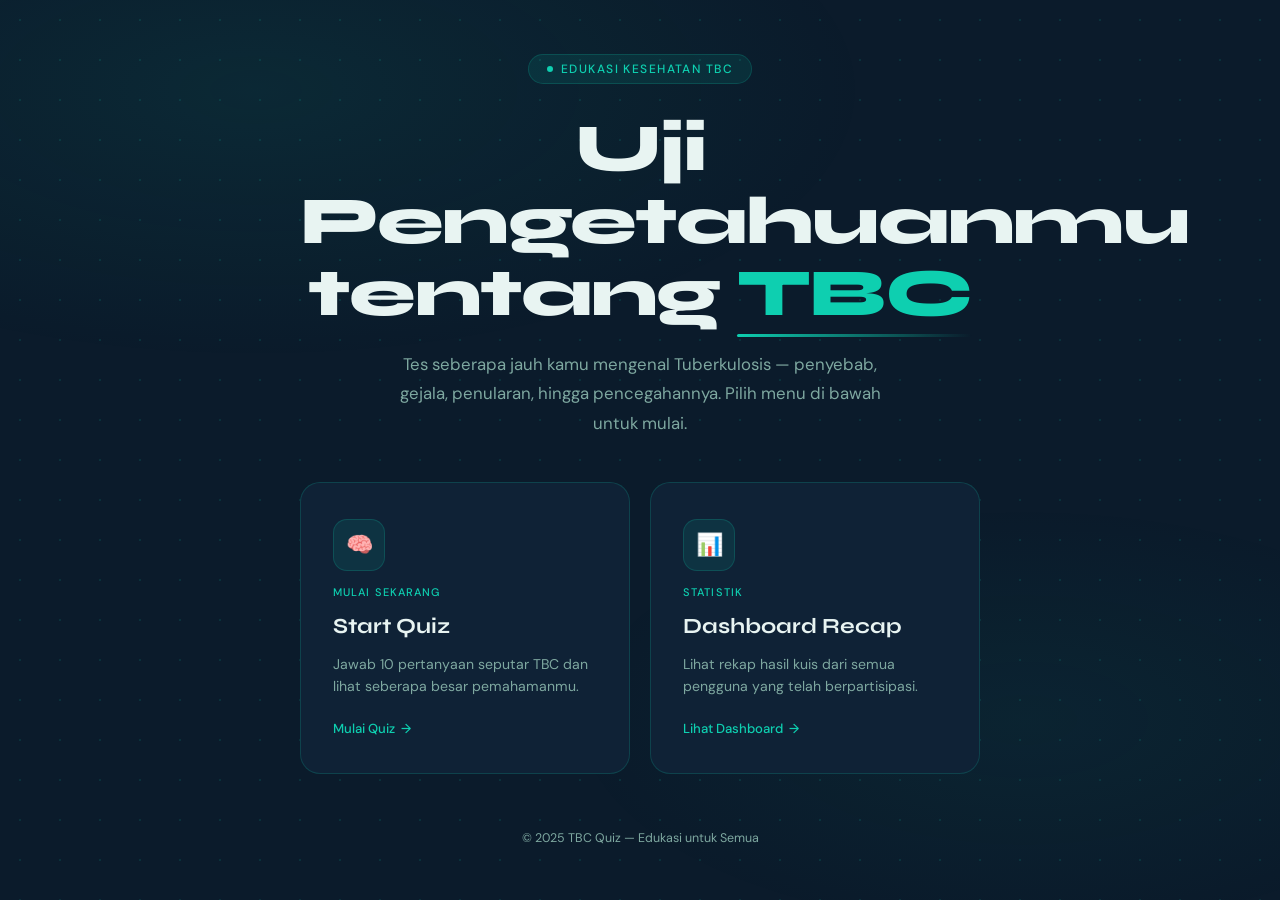
<file: main_quiz.html>
<!DOCTYPE html>
<html lang="id">
<head>
  <meta charset="UTF-8" />
  <meta name="viewport" content="width=device-width, initial-scale=1.0"/>
  <title>TBC Quiz — Beranda</title>
  <link rel="preconnect" href="https://fonts.googleapis.com">
  <link rel="preconnect" href="https://fonts.gstatic.com" crossorigin>
  <link rel="stylesheet" href="main_quiz.css" />
  <link href="https://fonts.googleapis.com/css2?family=Syne:wght@400;600;700;800&family=DM+Sans:wght@300;400;500&display=swap" rel="stylesheet">
</head>
<body>
  <div class="wrapper">
    <div class="badge"><span class="dot"></span> Edukasi Kesehatan TBC</div>

    <div class="hero">
      <h1>Uji Pengetahuanmu<br>tentang <span>TBC</span></h1>
      <p>Tes seberapa jauh kamu mengenal Tuberkulosis — penyebab, gejala, penularan, hingga pencegahannya. Pilih menu di bawah untuk mulai.</p>
    </div>

    <div class="menu-grid">
      <a href="quiz.html" class="menu-card">
        <div class="card-icon">🧠</div>
        <div class="card-label">Mulai Sekarang</div>
        <div class="card-title">Start Quiz</div>
        <div class="card-desc">Jawab 10 pertanyaan seputar TBC dan lihat seberapa besar pemahamanmu.</div>
        <div class="card-arrow">Mulai Quiz <span>→</span></div>
      </a>

      <a href="dashboard.html" class="menu-card">
        <div class="card-icon">📊</div>
        <div class="card-label">Statistik</div>
        <div class="card-title">Dashboard Recap</div>
        <div class="card-desc">Lihat rekap hasil kuis dari semua pengguna yang telah berpartisipasi.</div>
        <div class="card-arrow">Lihat Dashboard <span>→</span></div>
      </a>
    </div>

    <div class="footer">© 2025 TBC Quiz — Edukasi untuk Semua</div>
  </div>
</body>
</html>
</file>
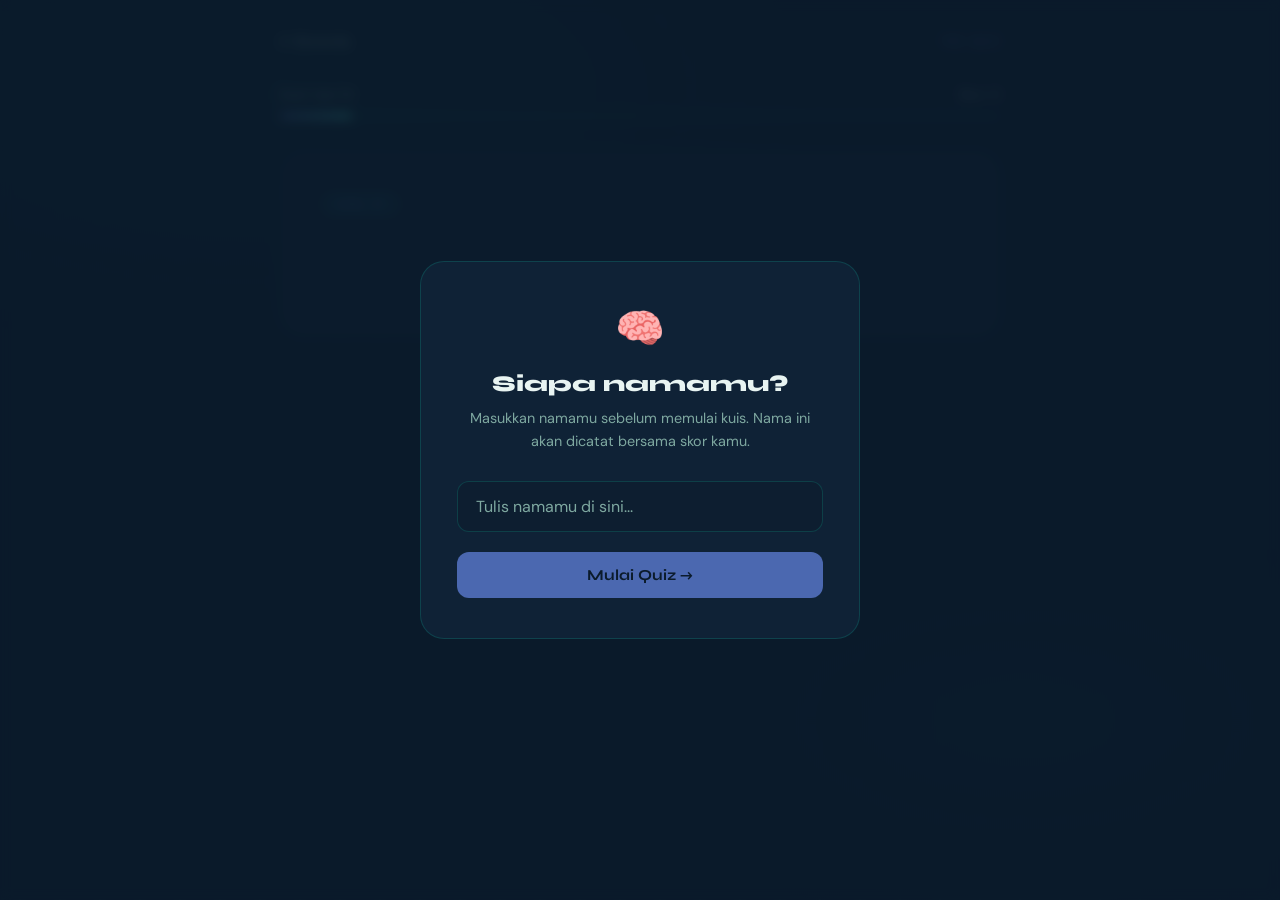
<file: quiz.html>
<!doctype html>
<html lang="id">
  <head>
    <meta charset="UTF-8" />
    <meta name="viewport" content="width=device-width, initial-scale=1.0" />
    <title>TBC Quiz — Start Quiz</title>
    <link rel="preconnect" href="https://fonts.googleapis.com" />
    <link rel="preconnect" href="https://fonts.gstatic.com" crossorigin />
    <link
      href="https://fonts.googleapis.com/css2?family=Syne:wght@400;600;700;800&family=DM+Sans:wght@300;400;500&display=swap"
      rel="stylesheet"
    />
    <link rel="stylesheet" href="quiz.css" />
  </head>
  <body>
    <!-- Name prompt overlay -->
    <div class="overlay" id="name-overlay">
      <div class="name-modal">
        <div style="font-size: 2.5rem; margin-bottom: 16px">🧠</div>
        <h2>Siapa namamu?</h2>
        <p>
          Masukkan namamu sebelum memulai kuis. Nama ini akan dicatat bersama
          skor kamu.
        </p>
        <div class="input-wrap">
          <input
            class="name-input"
            type="text"
            id="name-input"
            placeholder="Tulis namamu di sini..."
            maxlength="60"
            autocomplete="off"
          />
        </div>
        <button
          class="btn-primary"
          style="width: 100%; justify-content: center"
          onclick="startQuiz()"
        >
          Mulai Quiz →
        </button>
      </div>
    </div>

    <div class="page">
      <!-- Topbar -->
      <div class="topbar">
        <a href="index.html" class="back-btn">← Beranda</a>
        <span class="quiz-label">TBC Quiz</span>
      </div>

      <!-- Progress -->
      <div class="progress-wrap" id="progress-wrap">
        <div class="progress-meta">
          <span id="q-count">Soal 1 dari 10</span>
          <span id="q-score">Skor: 0</span>
        </div>
        <div class="progress-track">
          <div
            class="progress-fill"
            id="progress-fill"
            style="width: 10%"
          ></div>
        </div>
      </div>

      <!-- Quiz card -->
      <div class="q-card" id="quiz-card">
        <span class="q-number" id="q-number">Soal 01</span>
        <div class="q-text" id="q-text"></div>
        <div class="options-list" id="options-list"></div>
        <div class="feedback" id="feedback">
          <span class="feedback-icon" id="fb-icon"></span>
          <span id="fb-text"></span>
        </div>
        <div class="nav-row">
          <button class="btn-next" id="btn-next" onclick="nextQuestion()">
            <span id="next-label">Soal Berikutnya</span> →
          </button>
        </div>
      </div>

      <!-- Result screen -->
      <div id="result-screen">
        <div class="result-icon" id="result-icon">🎉</div>
        <div class="result-grade" id="result-grade">Perfect!</div>
        <div class="result-score" id="result-score">10/10</div>
        <div class="result-subtitle" id="result-subtitle">
          Selesai! Hasil kamu sudah tersimpan.
        </div>
        <div class="result-card">
          <div class="result-stat-grid">
            <div class="stat-item">
              <div class="stat-val" id="stat-benar" style="color: var(--teal)">
                —
              </div>
              <div class="stat-lbl">Jawaban Benar</div>
            </div>
            <div class="stat-item">
              <div class="stat-val" id="stat-salah" style="color: var(--red)">
                —
              </div>
              <div class="stat-lbl">Jawaban Salah</div>
            </div>
            <div class="stat-item">
              <div class="stat-val" id="stat-pct" style="color: var(--accent)">
                —
              </div>
              <div class="stat-lbl">Persentase</div>
            </div>
          </div>
        </div>
        <div class="result-actions">
          <button class="btn-primary" onclick="location.reload()">
            🔄 Ulangi Quiz
          </button>
          <a class="btn-secondary" href="dashboard.html">📊 Lihat Dashboard</a>
          <a class="btn-secondary" href="index.html">← Beranda</a>
        </div>
        <p class="saving-msg" id="saving-msg">💾 Menyimpan skor...</p>
      </div>
    </div>
    <script src="quiz.js"></script>
  </body>
</html>
</file>
<file: main_quiz.css>
*,
*::before,
*::after {
  box-sizing: border-box;
  margin: 0;
  padding: 0;
}

:root {
  --teal: #0ecfb0;
  --teal-dark: #09a88f;
  --navy: #0b1b2b;
  --navy-mid: #112233;
  --card: #0f2236;
  --border: rgba(14, 207, 176, 0.18);
  --text: #e8f4f2;
  --muted: #7ea8a0;
  --accent: #f7c948;
}

html,
body {
  height: 100%;
  font-family: "DM Sans", sans-serif;
  background: var(--navy);
  color: var(--text);
  overflow-x: hidden;
}

/* Background pattern */
body::before {
  content: "";
  position: fixed;
  inset: 0;
  background:
    radial-gradient(
      ellipse 80% 50% at 20% 10%,
      rgba(14, 207, 176, 0.08) 0%,
      transparent 60%
    ),
    radial-gradient(
      ellipse 60% 40% at 80% 80%,
      rgba(14, 207, 176, 0.05) 0%,
      transparent 60%
    );
  pointer-events: none;
  z-index: 0;
}

/* Grid dots */
body::after {
  content: "";
  position: fixed;
  inset: 0;
  background-image: radial-gradient(
    circle,
    rgba(14, 207, 176, 0.12) 1px,
    transparent 1px
  );
  background-size: 40px 40px;
  pointer-events: none;
  z-index: 0;
}

.wrapper {
  position: relative;
  z-index: 1;
  min-height: 100vh;
  display: flex;
  flex-direction: column;
  align-items: center;
  justify-content: center;
  padding: 40px 20px;
}

/* Badge */
.badge {
  display: inline-flex;
  align-items: center;
  gap: 8px;
  background: rgba(14, 207, 176, 0.1);
  border: 1px solid var(--border);
  border-radius: 100px;
  padding: 6px 18px;
  font-size: 12px;
  font-weight: 500;
  letter-spacing: 0.12em;
  text-transform: uppercase;
  color: var(--teal);
  margin-bottom: 28px;
  animation: fadeDown 0.6s ease both;
}
.badge .dot {
  width: 6px;
  height: 6px;
  background: var(--teal);
  border-radius: 50%;
  animation: pulse 2s infinite;
}

@keyframes pulse {
  0%,
  100% {
    opacity: 1;
    transform: scale(1);
  }
  50% {
    opacity: 0.5;
    transform: scale(0.7);
  }
}

/* Hero text */
.hero {
  text-align: center;
  max-width: 680px;
  animation: fadeDown 0.7s ease both 0.1s;
}

.hero h1 {
  font-family: "Syne", sans-serif;
  font-size: clamp(2.6rem, 6vw, 4.2rem);
  font-weight: 800;
  line-height: 1.08;
  letter-spacing: -0.02em;
  margin-bottom: 20px;
}

.hero h1 span {
  color: var(--teal);
  position: relative;
}

.hero h1 span::after {
  content: "";
  position: absolute;
  bottom: -4px;
  left: 0;
  right: 0;
  height: 3px;
  background: linear-gradient(90deg, var(--teal), transparent);
  border-radius: 2px;
}

.hero p {
  font-size: 1.05rem;
  line-height: 1.75;
  color: var(--muted);
  max-width: 520px;
  margin: 0 auto 44px;
}

/* Menu cards */
.menu-grid {
  display: grid;
  grid-template-columns: repeat(auto-fit, minmax(280px, 1fr));
  gap: 20px;
  width: 100%;
  max-width: 680px;
  animation: fadeUp 0.8s ease both 0.2s;
}

.menu-card {
  position: relative;
  background: var(--card);
  border: 1px solid var(--border);
  border-radius: 20px;
  padding: 36px 32px;
  text-decoration: none;
  color: var(--text);
  display: flex;
  flex-direction: column;
  gap: 14px;
  transition:
    transform 0.25s,
    border-color 0.25s,
    box-shadow 0.25s;
  overflow: hidden;
  cursor: pointer;
}

.menu-card::before {
  content: "";
  position: absolute;
  inset: 0;
  background: radial-gradient(
    ellipse 80% 60% at 50% -10%,
    rgba(14, 207, 176, 0.1) 0%,
    transparent 70%
  );
  opacity: 0;
  transition: opacity 0.3s;
}

.menu-card:hover {
  transform: translateY(-6px);
  border-color: var(--teal);
  box-shadow: 0 20px 60px rgba(14, 207, 176, 0.12);
}

.menu-card:hover::before {
  opacity: 1;
}

.card-icon {
  width: 52px;
  height: 52px;
  background: rgba(14, 207, 176, 0.1);
  border: 1px solid var(--border);
  border-radius: 14px;
  display: flex;
  align-items: center;
  justify-content: center;
  font-size: 22px;
  transition: background 0.25s;
}

.menu-card:hover .card-icon {
  background: rgba(14, 207, 176, 0.2);
}

.card-label {
  font-size: 11px;
  font-weight: 500;
  letter-spacing: 0.1em;
  text-transform: uppercase;
  color: var(--teal);
}

.card-title {
  font-family: "Syne", sans-serif;
  font-size: 1.35rem;
  font-weight: 700;
}

.card-desc {
  font-size: 0.88rem;
  color: var(--muted);
  line-height: 1.6;
}

.card-arrow {
  display: flex;
  align-items: center;
  gap: 6px;
  font-size: 0.82rem;
  font-weight: 500;
  color: var(--teal);
  margin-top: 8px;
  transition: gap 0.2s;
}

.menu-card:hover .card-arrow {
  gap: 10px;
}

/* Footer */
.footer {
  margin-top: 56px;
  font-size: 0.78rem;
  color: var(--muted);
  opacity: 0.6;
  animation: fadeUp 0.8s ease both 0.4s;
}

@keyframes fadeDown {
  from {
    opacity: 0;
    transform: translateY(-20px);
  }
  to {
    opacity: 1;
    transform: translateY(0);
  }
}
@keyframes fadeUp {
  from {
    opacity: 0;
    transform: translateY(20px);
  }
  to {
    opacity: 1;
    transform: translateY(0);
  }
}
</file>
<file: quiz.css>
*,
*::before,
*::after {
  box-sizing: border-box;
  margin: 0;
  padding: 0;
}

:root {
  --teal: rgb(75, 104, 176);
  --teal-dark: rgb(36, 63, 132);
  --navy: #0b1b2b;
  --navy-mid: #112233;
  --card: #0f2236;
  --card2: #0d1e30;
  --border: rgba(14, 207, 176, 0.18);
  --text: #e8f4f2;
  --muted: #7ea8a0;
  --accent: #f7c948;
  --red: #ff5b6b;
  --green: #0ecfb0;
}

html,
body {
  min-height: 100%;
  font-family: "DM Sans", sans-serif;
  background: var(--navy);
  color: var(--text);
  overflow-x: hidden;
}

body::before {
  content: "";
  position: fixed;
  inset: 0;
  background:
    radial-gradient(
      ellipse 80% 50% at 20% 10%,
      rgba(14, 207, 176, 0.07) 0%,
      transparent 60%
    ),
    radial-gradient(
      ellipse 60% 40% at 80% 80%,
      rgba(14, 207, 176, 0.04) 0%,
      transparent 60%
    );
  pointer-events: none;
  z-index: 0;
}
body::after {
  content: "";
  position: fixed;
  inset: 0;
  background-image: radial-gradient(
    circle,
    rgba(14, 207, 176, 0.1) 1px,
    transparent 1px
  );
  background-size: 40px 40px;
  pointer-events: none;
  z-index: 0;
}

.page {
  position: relative;
  z-index: 1;
  min-height: 100vh;
  display: flex;
  flex-direction: column;
  align-items: center;
  padding: 32px 20px 60px;
}

/* Top nav */
.topbar {
  width: 100%;
  max-width: 720px;
  display: flex;
  align-items: center;
  justify-content: space-between;
  margin-bottom: 36px;
}
.back-btn {
  display: flex;
  align-items: center;
  gap: 8px;
  color: var(--muted);
  text-decoration: none;
  font-size: 0.88rem;
  font-weight: 500;
  transition: color 0.2s;
}
.back-btn:hover {
  color: var(--teal);
}
.quiz-label {
  font-size: 11px;
  font-weight: 500;
  letter-spacing: 0.12em;
  text-transform: uppercase;
  color: var(--teal);
}

/* Progress bar */
.progress-wrap {
  width: 100%;
  max-width: 720px;
  margin-bottom: 32px;
}
.progress-meta {
  display: flex;
  justify-content: space-between;
  font-size: 0.8rem;
  color: var(--muted);
  margin-bottom: 10px;
}
.progress-track {
  height: 6px;
  background: rgba(14, 207, 176, 0.12);
  border-radius: 100px;
  overflow: hidden;
}
.progress-fill {
  height: 100%;
  background: linear-gradient(90deg, var(--teal), #50ffe0);
  border-radius: 100px;
  transition: width 0.5s cubic-bezier(0.4, 0, 0.2, 1);
}

/* Question card */
.q-card {
  width: 100%;
  max-width: 720px;
  background: var(--card);
  border: 1px solid var(--border);
  border-radius: 24px;
  padding: 40px 40px 36px;
  animation: slideIn 0.4s ease both;
}

@keyframes slideIn {
  from {
    opacity: 0;
    transform: translateY(16px);
  }
  to {
    opacity: 1;
    transform: translateY(0);
  }
}

.q-number {
  display: inline-block;
  font-size: 11px;
  font-weight: 500;
  letter-spacing: 0.1em;
  text-transform: uppercase;
  color: var(--teal);
  background: rgba(14, 207, 176, 0.1);
  border: 1px solid var(--border);
  border-radius: 100px;
  padding: 4px 14px;
  margin-bottom: 20px;
}

.q-text {
  font-family: "Syne", sans-serif;
  font-size: clamp(1.05rem, 2.5vw, 1.25rem);
  font-weight: 700;
  line-height: 1.45;
  margin-bottom: 32px;
}

/* Options */
.options-list {
  display: flex;
  flex-direction: column;
  gap: 12px;
  margin-bottom: 32px;
}

.opt-btn {
  display: flex;
  align-items: center;
  gap: 16px;
  background: var(--card2);
  border: 1.5px solid rgba(14, 207, 176, 0.14);
  border-radius: 14px;
  padding: 16px 20px;
  cursor: pointer;
  text-align: left;
  color: var(--text);
  font-family: "DM Sans", sans-serif;
  font-size: 0.95rem;
  line-height: 1.5;
  transition:
    border-color 0.2s,
    background 0.2s,
    transform 0.15s;
  width: 100%;
}

.opt-btn:not(:disabled):hover {
  border-color: var(--teal);
  background: rgba(14, 207, 176, 0.05);
  transform: translateX(4px);
}

.opt-letter {
  min-width: 32px;
  height: 32px;
  background: rgba(14, 207, 176, 0.1);
  border: 1px solid var(--border);
  border-radius: 8px;
  display: flex;
  align-items: center;
  justify-content: center;
  font-family: "Syne", sans-serif;
  font-size: 0.8rem;
  font-weight: 700;
  color: var(--teal);
  transition:
    background 0.2s,
    color 0.2s;
  flex-shrink: 0;
}

.opt-btn.correct {
  border-color: var(--green);
  background: rgba(14, 207, 176, 0.08);
}
.opt-btn.correct .opt-letter {
  background: var(--green);
  color: var(--navy);
}

.opt-btn.wrong {
  border-color: var(--red);
  background: rgba(255, 91, 107, 0.07);
}
.opt-btn.wrong .opt-letter {
  background: var(--red);
  color: #fff;
}

.opt-btn.reveal-correct {
  border-color: rgba(14, 207, 176, 0.4);
  background: rgba(14, 207, 176, 0.04);
}

.opt-btn:disabled {
  cursor: default;
}

/* Feedback */
.feedback {
  display: none;
  align-items: center;
  gap: 12px;
  padding: 14px 18px;
  border-radius: 12px;
  font-size: 0.9rem;
  font-weight: 500;
  margin-bottom: 24px;
}
.feedback.show {
  display: flex;
}
.feedback.ok {
  background: rgba(14, 207, 176, 0.1);
  border: 1px solid rgba(14, 207, 176, 0.25);
  color: var(--teal);
}
.feedback.bad {
  background: rgba(255, 91, 107, 0.1);
  border: 1px solid rgba(255, 91, 107, 0.25);
  color: var(--red);
}
.feedback-icon {
  font-size: 1.2rem;
  flex-shrink: 0;
}

/* Nav buttons */
.nav-row {
  display: flex;
  justify-content: flex-end;
}

.btn-next {
  display: flex;
  align-items: center;
  gap: 10px;
  background: var(--teal);
  color: var(--navy);
  border: none;
  border-radius: 12px;
  padding: 14px 28px;
  font-family: "Syne", sans-serif;
  font-size: 0.95rem;
  font-weight: 700;
  cursor: pointer;
  transition:
    background 0.2s,
    transform 0.15s;
  display: none;
}
.btn-next.show {
  display: flex;
}
.btn-next:hover {
  background: var(--teal-dark);
  transform: translateY(-2px);
}

/* === RESULT SCREEN === */
#result-screen {
  display: none;
  width: 100%;
  max-width: 720px;
  flex-direction: column;
  align-items: center;
  text-align: center;
  animation: slideIn 0.5s ease both;
}
#result-screen.show {
  display: flex;
}

.result-icon {
  font-size: 5rem;
  margin-bottom: 20px;
  animation: pop 0.5s cubic-bezier(0.2, 0, 0, 1.8) both 0.2s;
}
@keyframes pop {
  from {
    transform: scale(0);
    opacity: 0;
  }
  to {
    transform: scale(1);
    opacity: 1;
  }
}

.result-grade {
  font-family: "Syne", sans-serif;
  font-size: 1.1rem;
  font-weight: 700;
  letter-spacing: 0.06em;
  padding: 6px 22px;
  border-radius: 100px;
  margin-bottom: 16px;
}
.grade-perfect {
  background: rgba(14, 207, 176, 0.15);
  color: var(--teal);
  border: 1px solid var(--teal);
}
.grade-good {
  background: rgba(247, 201, 72, 0.15);
  color: var(--accent);
  border: 1px solid var(--accent);
}
.grade-fair {
  background: rgba(255, 91, 107, 0.15);
  color: var(--red);
  border: 1px solid var(--red);
}
.grade-other {
  background: rgba(255, 255, 255, 0.07);
  color: var(--muted);
  border: 1px solid rgba(255, 255, 255, 0.15);
}

.result-score {
  font-family: "Syne", sans-serif;
  font-size: clamp(3rem, 10vw, 5.5rem);
  font-weight: 800;
  line-height: 1;
  margin-bottom: 8px;
  background: linear-gradient(135deg, #fff 30%, var(--teal));
  -webkit-background-clip: text;
  -webkit-text-fill-color: transparent;
}

.result-subtitle {
  font-size: 0.95rem;
  color: var(--muted);
  margin-bottom: 40px;
}

.result-card {
  width: 100%;
  background: var(--card);
  border: 1px solid var(--border);
  border-radius: 20px;
  padding: 28px 32px;
  margin-bottom: 28px;
}

.result-stat-grid {
  display: grid;
  grid-template-columns: repeat(3, 1fr);
  gap: 16px;
}

.stat-item {
  text-align: center;
}
.stat-val {
  font-family: "Syne", sans-serif;
  font-size: 1.8rem;
  font-weight: 800;
  margin-bottom: 4px;
}
.stat-lbl {
  font-size: 0.78rem;
  color: var(--muted);
}

.result-actions {
  display: flex;
  gap: 14px;
  flex-wrap: wrap;
  justify-content: center;
}

.btn-primary,
.btn-secondary {
  padding: 14px 28px;
  border-radius: 12px;
  font-family: "Syne", sans-serif;
  font-size: 0.95rem;
  font-weight: 700;
  cursor: pointer;
  border: none;
  transition:
    transform 0.15s,
    background 0.2s;
  text-decoration: none;
  display: inline-flex;
  align-items: center;
  gap: 8px;
}
.btn-primary {
  background: var(--teal);
  color: var(--navy);
}
.btn-primary:hover {
  background: var(--teal-dark);
  transform: translateY(-2px);
}
.btn-secondary {
  background: transparent;
  border: 1.5px solid var(--border);
  color: var(--text);
}
.btn-secondary:hover {
  border-color: var(--teal);
  color: var(--teal);
  transform: translateY(-2px);
}

/* saving msg */
.saving-msg {
  font-size: 0.82rem;
  color: var(--muted);
  margin-top: 20px;
  display: none;
}
.saving-msg.show {
  display: block;
}

/* Name prompt overlay */
.overlay {
  position: fixed;
  inset: 0;
  background: rgba(11, 27, 43, 0.85);
  backdrop-filter: blur(6px);
  display: flex;
  align-items: center;
  justify-content: center;
  z-index: 100;
  padding: 20px;
}
.overlay.hidden {
  display: none;
}

.name-modal {
  background: var(--card);
  border: 1px solid var(--border);
  border-radius: 24px;
  padding: 40px 36px;
  max-width: 440px;
  width: 100%;
  text-align: center;
  animation: slideIn 0.4s ease both;
}
.name-modal h2 {
  font-family: "Syne", sans-serif;
  font-size: 1.4rem;
  font-weight: 800;
  margin-bottom: 10px;
}
.name-modal p {
  font-size: 0.9rem;
  color: var(--muted);
  margin-bottom: 28px;
  line-height: 1.6;
}

.input-wrap {
  position: relative;
  margin-bottom: 20px;
}
.name-input {
  width: 100%;
  background: var(--card2);
  border: 1.5px solid var(--border);
  border-radius: 12px;
  padding: 14px 18px;
  color: var(--text);
  font-family: "DM Sans", sans-serif;
  font-size: 1rem;
  outline: none;
  transition: border-color 0.2s;
}
.name-input:focus {
  border-color: var(--teal);
}
.name-input::placeholder {
  color: var(--muted);
}

@media (max-width: 540px) {
  .q-card {
    padding: 28px 20px 24px;
  }
  .result-stat-grid {
    grid-template-columns: repeat(3, 1fr);
    gap: 8px;
  }
  .stat-val {
    font-size: 1.4rem;
  }
}
</file>
